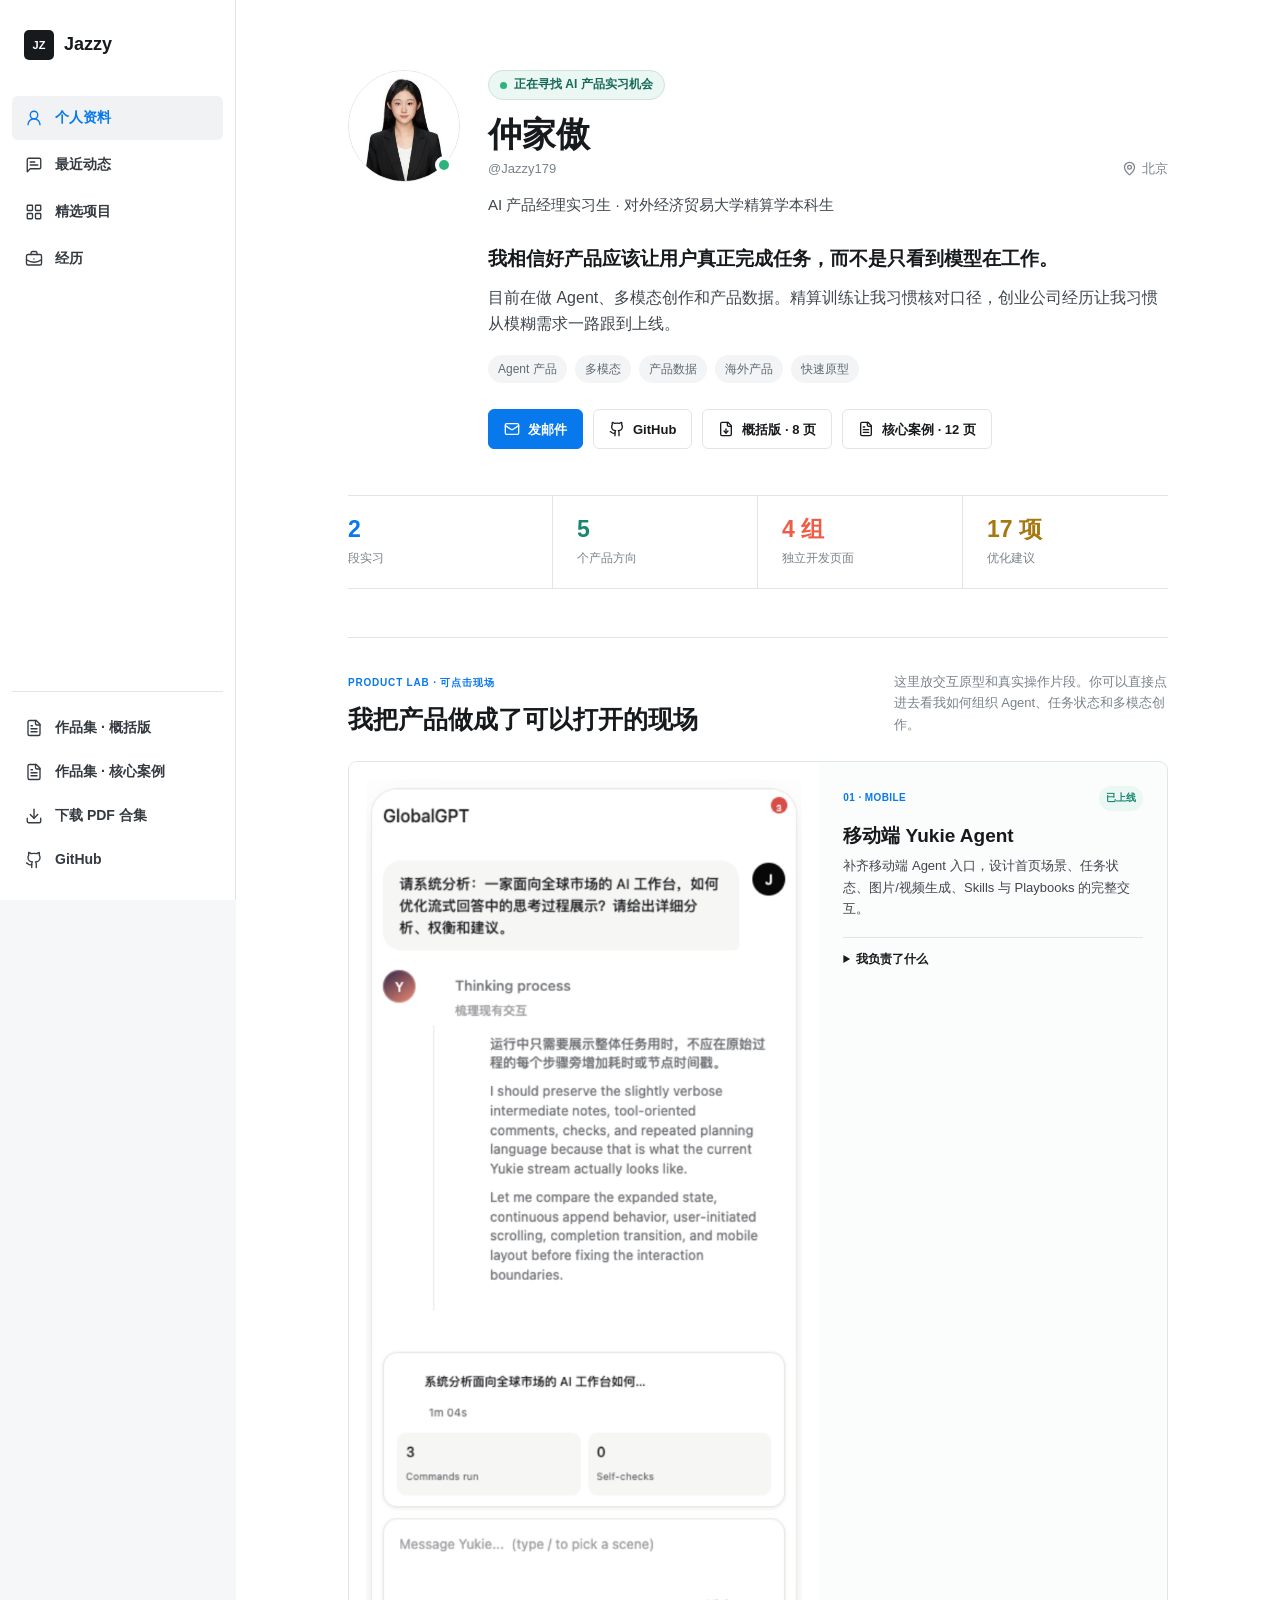
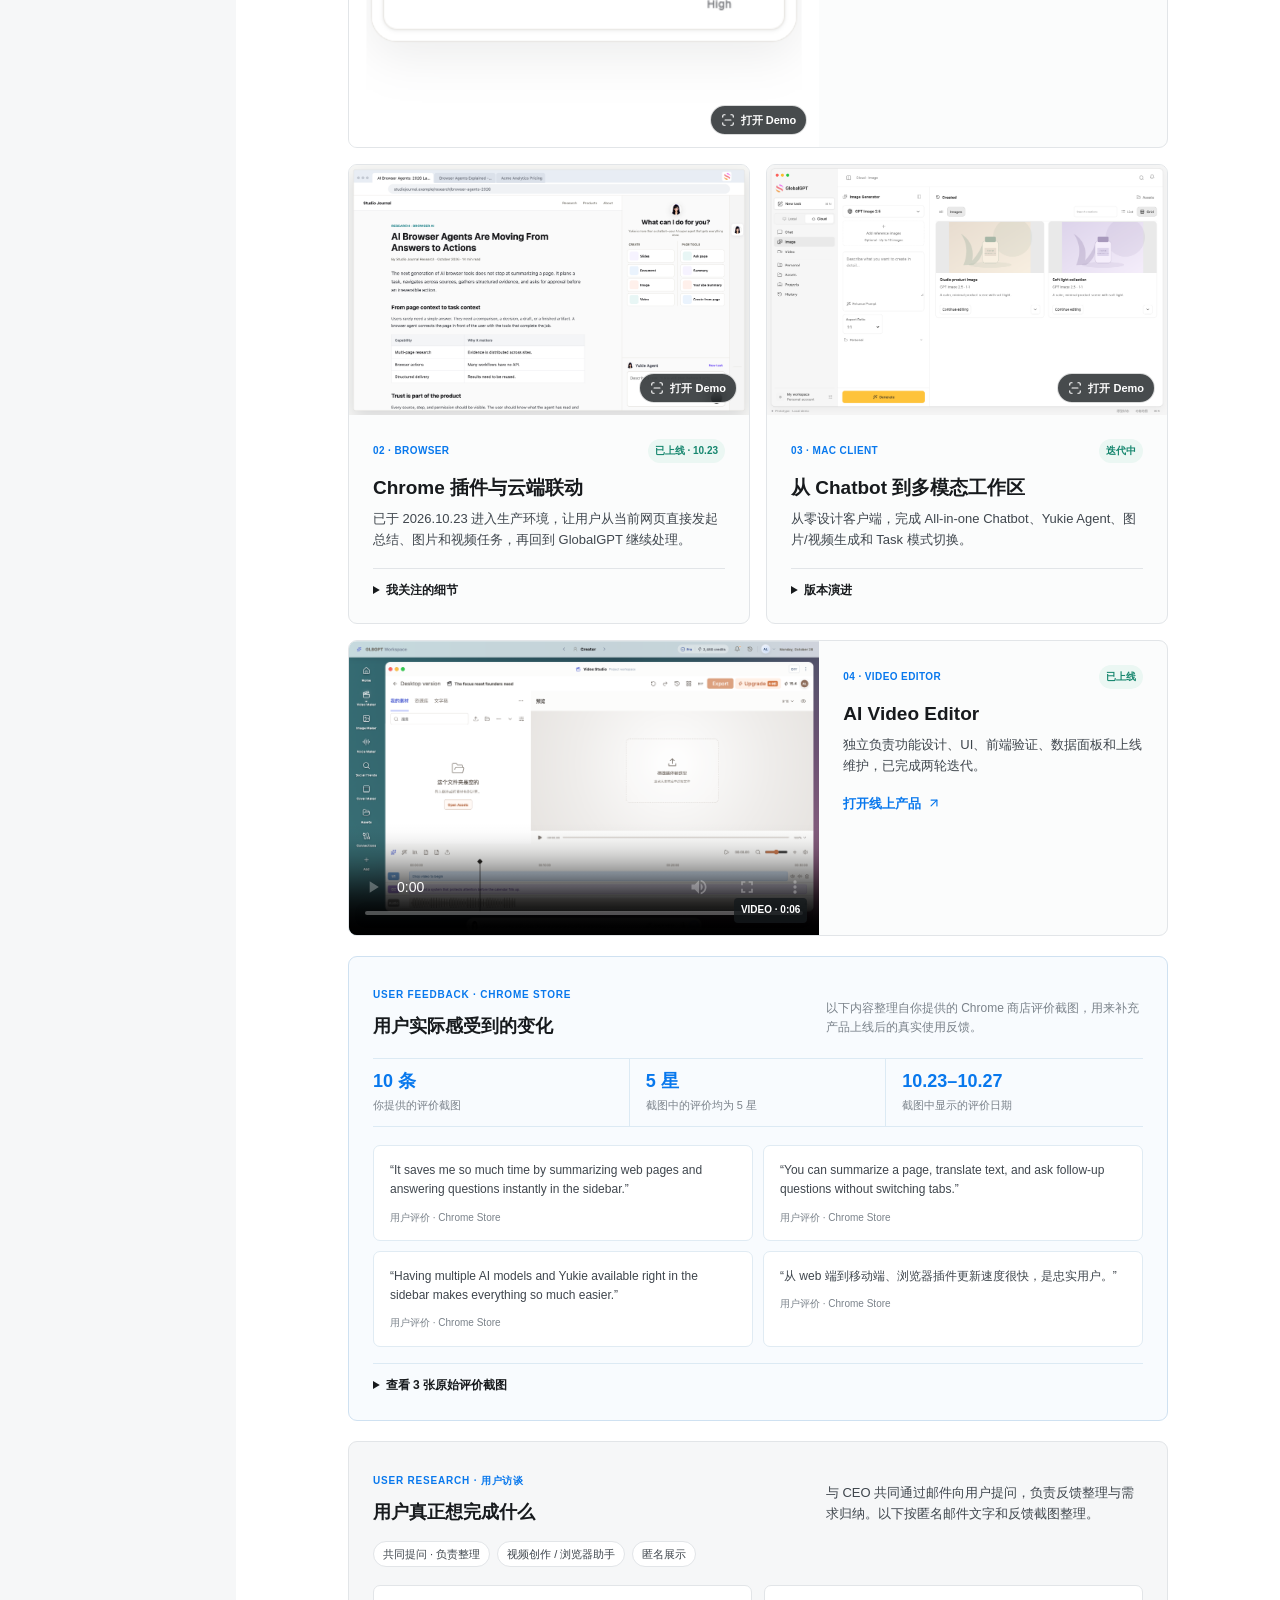
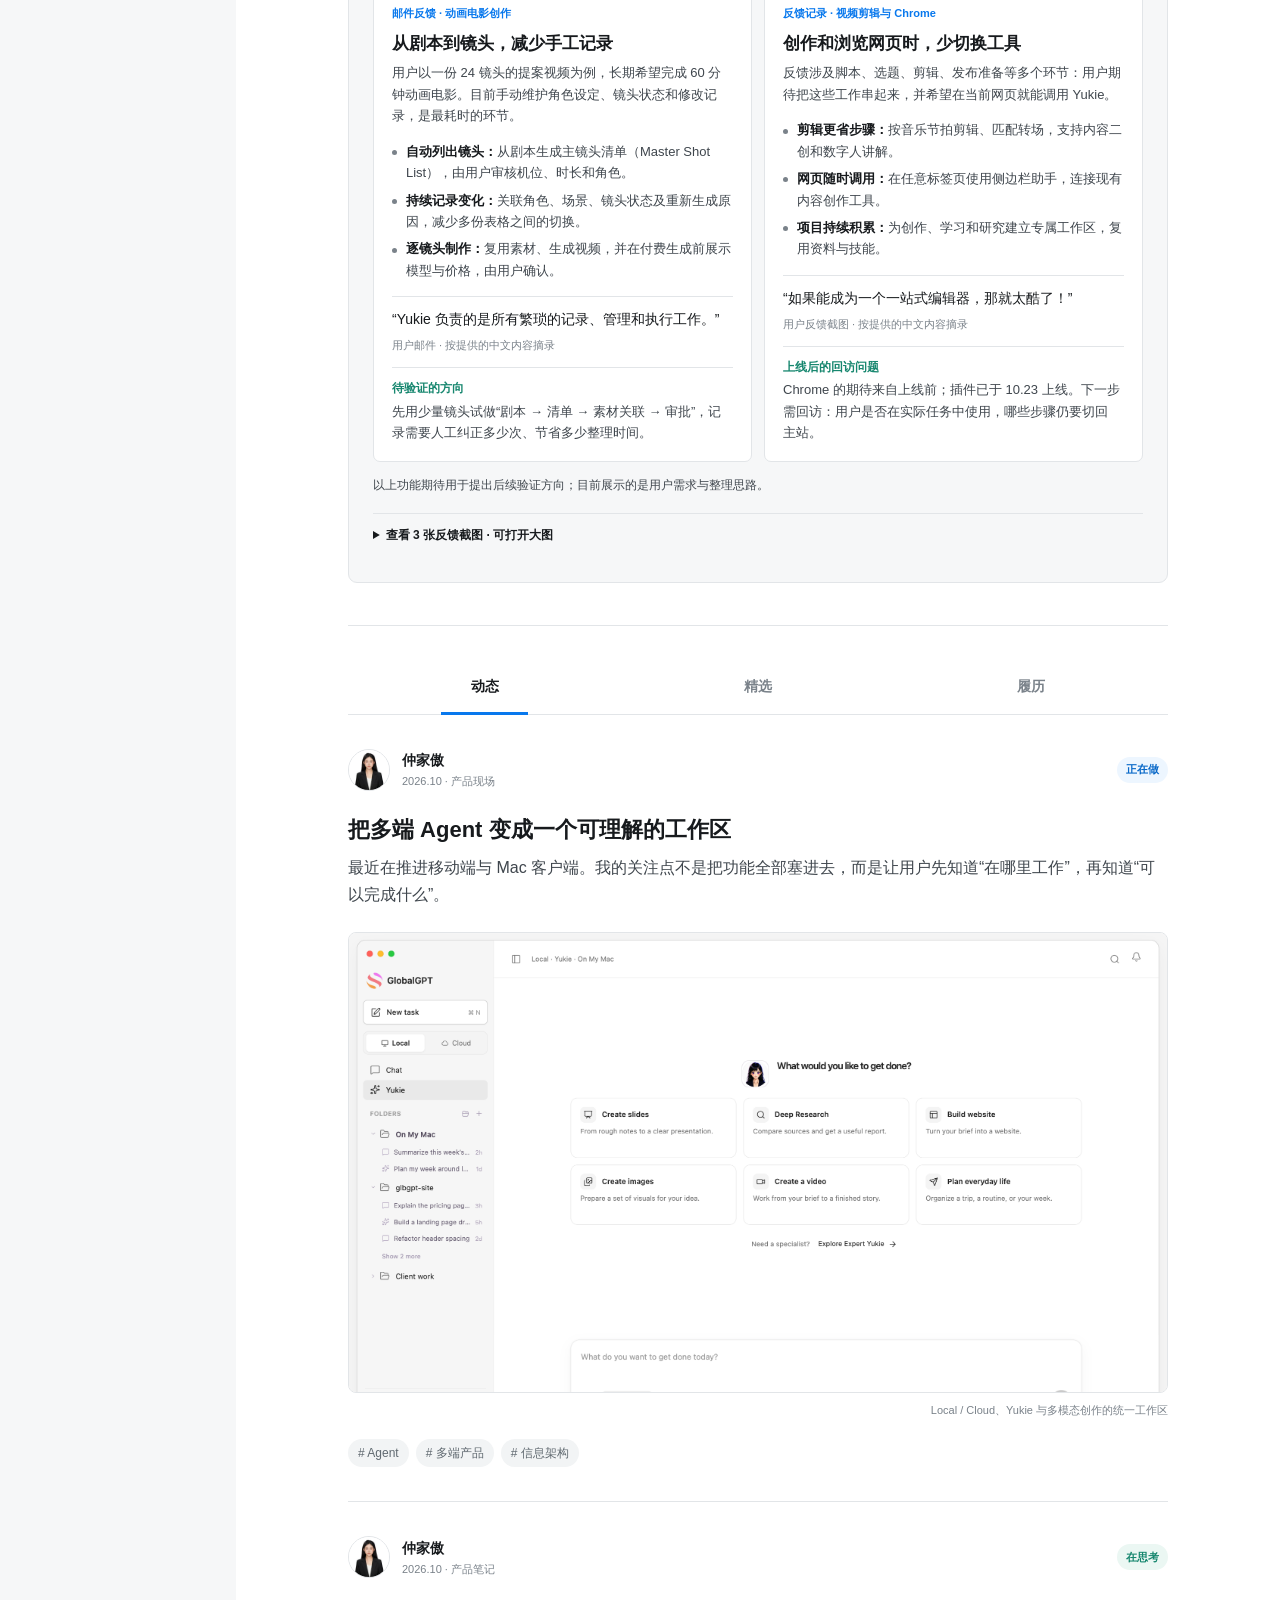
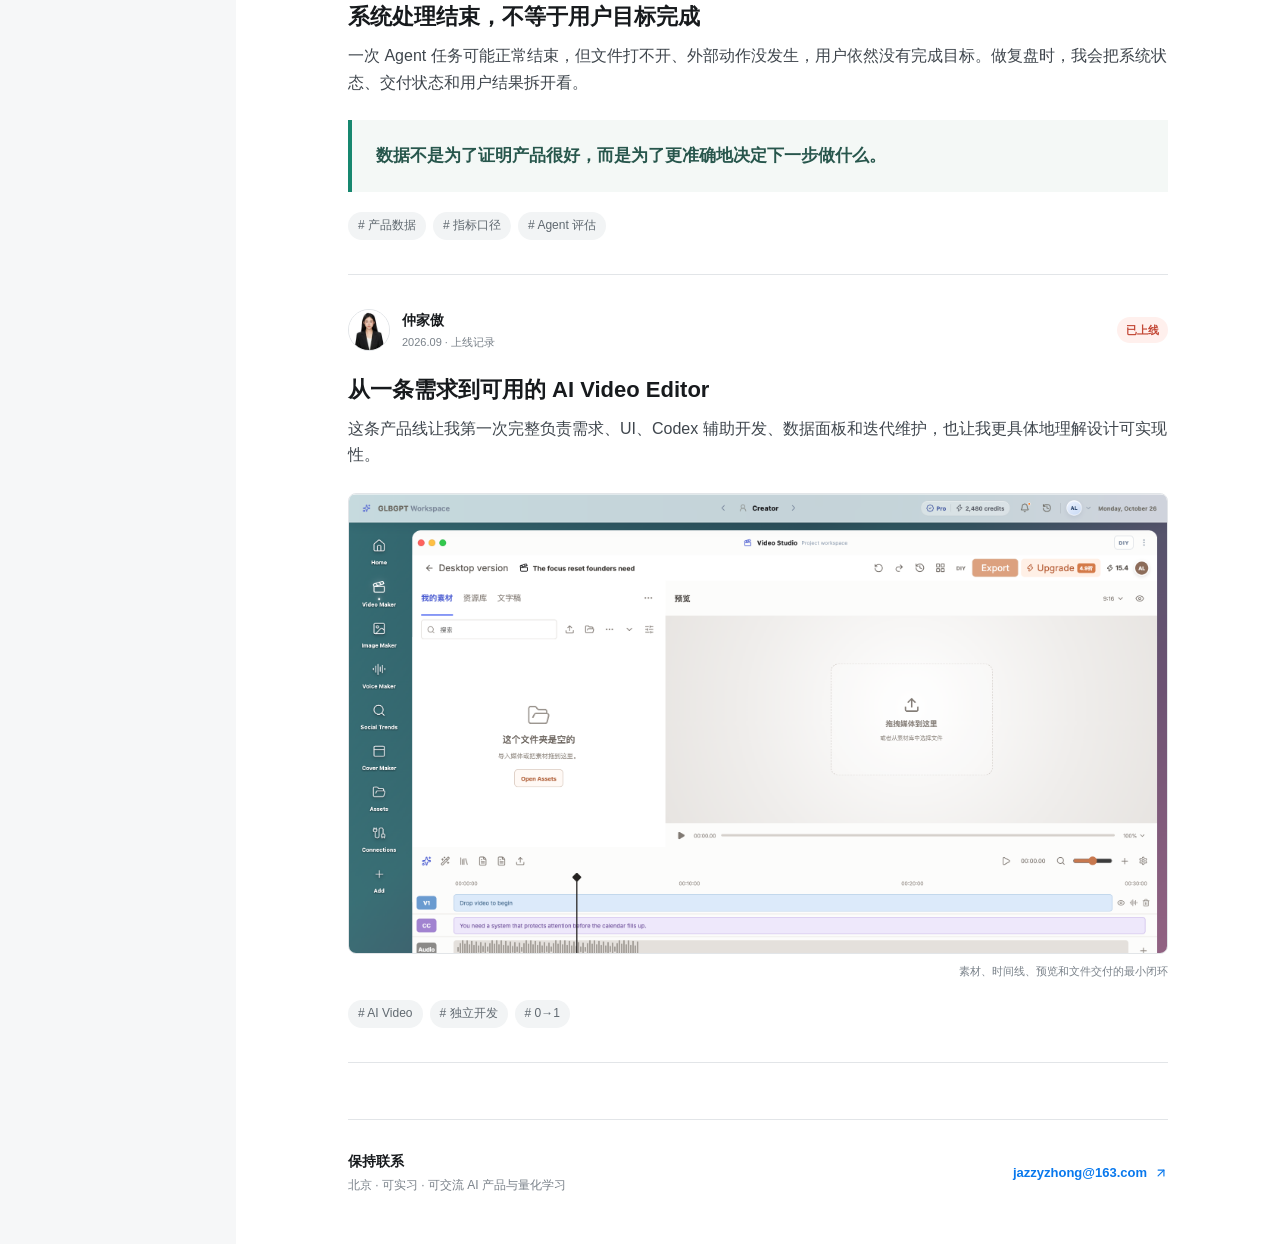
<file: index.html>
<!doctype html>
<html lang="zh-CN">
<head>
  <meta charset="utf-8">
  <meta name="viewport" content="width=device-width, initial-scale=1">
  <meta name="description" content="仲家傲的个人主页：精算学本科生、AI 产品经理实习生，关注 Agent、多模态和产品数据。">
  <meta name="theme-color" content="#ffffff">
  <link rel="canonical" href="https://jazzy179.github.io/">
  <meta property="og:url" content="https://jazzy179.github.io/">
  <meta property="og:title" content="仲家傲｜AI 产品与个人主页">
  <meta property="og:description" content="Agent、多端体验与产品开发，查看仲家傲的项目与经历。">
  <title>仲家傲｜AI 产品与个人主页</title>
  <link rel="icon" href="profile.jpeg" type="image/jpeg">
  <link rel="stylesheet" href="styles.css">
</head>
<body>
  <a class="skip-link" href="#profile">跳到个人资料</a>

  <aside class="side-nav" aria-label="页面导航">
    <a class="side-brand" href="#profile" aria-label="仲家傲个人主页">
      <span>JZ</span>
      <b>Jazzy</b>
    </a>
    <nav>
      <a class="active" href="#profile">
        <i data-lucide="user-round" aria-hidden="true"></i>
        个人资料
      </a>
      <button type="button" data-open-tab="updates">
        <i data-lucide="message-square-text" aria-hidden="true"></i>
        最近动态
      </button>
      <button type="button" data-open-tab="projects">
        <i data-lucide="layout-grid" aria-hidden="true"></i>
        精选项目
      </button>
      <button type="button" data-open-tab="experience">
        <i data-lucide="briefcase-business" aria-hidden="true"></i>
        经历
      </button>
    </nav>
    <div class="side-bottom">
      <a href="portfolio.pdf" target="_blank">
        <i data-lucide="file-text" aria-hidden="true"></i>
        作品集 · 概括版
      </a>
      <a href="portfolio-core-cases-v19.1.pdf" target="_blank">
        <i data-lucide="file-text" aria-hidden="true"></i>
        作品集 · 核心案例
      </a>
      <a href="portfolio-v19.1.zip" download>
        <i data-lucide="download" aria-hidden="true"></i>
        下载 PDF 合集
      </a>
      <a href="https://github.com/Jazzy179" target="_blank" rel="noreferrer">
        <i data-lucide="github" aria-hidden="true"></i>
        GitHub
      </a>
    </div>
  </aside>

  <header class="mobile-bar">
    <a class="mobile-brand" href="#profile"><span>JZ</span><b>仲家傲</b></a>
    <div>
      <a class="icon-button" href="https://github.com/Jazzy179" target="_blank" rel="noreferrer" aria-label="打开 GitHub">
        <i data-lucide="github" aria-hidden="true"></i>
      </a>
      <a class="icon-button" href="portfolio.pdf" target="_blank" aria-label="打开概括版作品集（8 页）">
        <i data-lucide="file-text" aria-hidden="true"></i>
      </a>
    </div>
  </header>

  <main>
    <div class="profile-shell" id="profile">
      <header class="profile-head">
        <div class="avatar-wrap">
          <img src="profile.jpeg" alt="仲家傲证件照">
          <span class="status-dot" aria-hidden="true"></span>
        </div>
        <div class="profile-intro">
          <div class="availability"><span></span>正在寻找 AI 产品实习机会</div>
          <div class="name-line">
            <div>
              <h1>仲家傲</h1>
              <p>@Jazzy179</p>
            </div>
            <span class="location"><i data-lucide="map-pin" aria-hidden="true"></i>北京</span>
          </div>
          <p class="role">AI 产品经理实习生 · 对外经济贸易大学精算学本科生</p>
        </div>
      </header>

      <section class="bio" aria-label="个人介绍">
        <p class="bio-lead">我相信好产品应该让用户真正完成任务，而不是只看到模型在工作。</p>
        <p>目前在做 Agent、多模态创作和产品数据。精算训练让我习惯核对口径，创业公司经历让我习惯从模糊需求一路跟到上线。</p>
        <div class="tag-list" aria-label="关注方向">
          <span>Agent 产品</span>
          <span>多模态</span>
          <span>产品数据</span>
          <span>海外产品</span>
          <span>快速原型</span>
        </div>
      </section>

      <div class="profile-actions">
        <a class="primary-action" href="mailto:jazzyzhong@163.com">
          <i data-lucide="mail" aria-hidden="true"></i>
          发邮件
        </a>
        <a class="secondary-action" href="https://github.com/Jazzy179" target="_blank" rel="noreferrer">
          <i data-lucide="github" aria-hidden="true"></i>
          GitHub
        </a>
        <a class="secondary-action" href="portfolio.pdf" target="_blank">
          <i data-lucide="file-down" aria-hidden="true"></i>
          概括版 · 8 页
        </a>
        <a class="secondary-action" href="portfolio-core-cases-v19.1.pdf" target="_blank">
          <i data-lucide="file-text" aria-hidden="true"></i>
          核心案例 · 12 页
        </a>
      </div>

      <section class="profile-stats" aria-label="经历概览">
        <div><strong>2</strong><span>段实习</span></div>
        <div><strong>5</strong><span>个产品方向</span></div>
        <div><strong>4 组</strong><span>独立开发页面</span></div>
        <div><strong>17 项</strong><span>优化建议</span></div>
      </section>

      <section class="product-lab" aria-labelledby="product-lab-title">
        <div class="product-lab-heading">
          <div>
            <span class="section-label">PRODUCT LAB · 可点击现场</span>
            <h2 id="product-lab-title">我把产品做成了可以打开的现场</h2>
          </div>
          <p>这里放交互原型和真实操作片段。你可以直接点进去看我如何组织 Agent、任务状态和多模态创作。</p>
        </div>

        <div class="lab-grid">
          <article class="lab-card lab-card-wide">
            <a class="lab-visual" href="yukie-mobile.html" target="_blank" aria-label="打开移动端 Yukie 交互 Demo">
              <img src="mobile-agent.png" alt="移动端 Yukie Agent 首页交互原型">
              <span class="lab-open"><i data-lucide="scan-line" aria-hidden="true"></i>打开 Demo</span>
            </a>
            <div class="lab-copy">
              <div class="lab-meta"><span>01 · MOBILE</span><b>已上线</b></div>
              <h3>移动端 Yukie Agent</h3>
              <p>补齐移动端 Agent 入口，设计首页场景、任务状态、图片/视频生成、Skills 与 Playbooks 的完整交互。</p>
              <details>
                <summary>我负责了什么</summary>
                <p>从信息架构、功能排布到交互状态和研发跟进，独立完成方案并推动上线。</p>
              </details>
            </div>
          </article>

          <article class="lab-card">
            <a class="lab-visual" href="yukie-browser.html" target="_blank" aria-label="打开 Chrome 插件 Yukie 交互 Demo">
              <img src="chrome-extension.png" alt="Yukie Chrome 浏览器插件交互原型">
              <span class="lab-open"><i data-lucide="scan-line" aria-hidden="true"></i>打开 Demo</span>
            </a>
            <div class="lab-copy">
              <div class="lab-meta"><span>02 · BROWSER</span><b>已上线 · 10.23</b></div>
              <h3>Chrome 插件与云端联动</h3>
              <p>已于 2026.10.23 进入生产环境，让用户从当前网页直接发起总结、图片和视频任务，再回到 GlobalGPT 继续处理。</p>
              <details>
                <summary>我关注的细节</summary>
                <p>页面上下文提示、授权状态、生成中的状态反馈和回到主站的交付路径。</p>
              </details>
            </div>
          </article>

          <article class="lab-card">
            <a class="lab-visual" href="mac-client-v2.html" target="_blank" aria-label="打开 Mac 客户端交互 Demo">
              <img src="client-create.png" alt="GlobalGPT Mac 客户端 Yukie 工作区原型">
              <span class="lab-open"><i data-lucide="scan-line" aria-hidden="true"></i>打开 Demo</span>
            </a>
            <div class="lab-copy">
              <div class="lab-meta"><span>03 · MAC CLIENT</span><b>迭代中</b></div>
              <h3>从 Chatbot 到多模态工作区</h3>
              <p>从零设计客户端，完成 All-in-one Chatbot、Yukie Agent、图片/视频生成和 Task 模式切换。</p>
              <details>
                <summary>版本演进</summary>
                <p>第一版建立客户端骨架，第二版加入 Agent 与多模态能力，并继续优化 Connector 和任务路径。</p>
              </details>
            </div>
          </article>

          <article class="lab-card lab-card-video">
            <div class="lab-video-wrap">
              <video controls preload="metadata" poster="video-editor.png">
                <source src="video-editor-demo.mp4" type="video/mp4">
                当前浏览器不支持视频播放。
              </video>
              <span class="video-duration">VIDEO · 0:06</span>
            </div>
            <div class="lab-copy">
              <div class="lab-meta"><span>04 · VIDEO EDITOR</span><b>已上线</b></div>
              <h3>AI Video Editor</h3>
              <p>独立负责功能设计、UI、前端验证、数据面板和上线维护，已完成两轮迭代。</p>
              <a class="lab-link" href="https://www.glbgpt.com/video-edit" target="_blank" rel="noreferrer">打开线上产品<i data-lucide="arrow-up-right" aria-hidden="true"></i></a>
            </div>
          </article>
        </div>

        <aside class="feedback-panel" aria-labelledby="chrome-feedback-title">
          <div class="feedback-heading">
            <div>
              <span class="section-label">USER FEEDBACK · CHROME STORE</span>
              <h3 id="chrome-feedback-title">用户实际感受到的变化</h3>
            </div>
            <p>以下内容整理自你提供的 Chrome 商店评价截图，用来补充产品上线后的真实使用反馈。</p>
          </div>
          <div class="feedback-summary" aria-label="Chrome 商店评价概览">
            <div><strong>10 条</strong><span>你提供的评价截图</span></div>
            <div><strong>5 星</strong><span>截图中的评价均为 5 星</span></div>
            <div><strong>10.23–10.27</strong><span>截图中显示的评价日期</span></div>
          </div>
          <div class="feedback-quotes">
            <blockquote>
              <p>“It saves me so much time by summarizing web pages and answering questions instantly in the sidebar.”</p>
              <cite>用户评价 · Chrome Store</cite>
            </blockquote>
            <blockquote>
              <p>“You can summarize a page, translate text, and ask follow-up questions without switching tabs.”</p>
              <cite>用户评价 · Chrome Store</cite>
            </blockquote>
            <blockquote>
              <p>“Having multiple AI models and Yukie available right in the sidebar makes everything so much easier.”</p>
              <cite>用户评价 · Chrome Store</cite>
            </blockquote>
            <blockquote>
              <p>“从 web 端到移动端、浏览器插件更新速度很快，是忠实用户。”</p>
              <cite>用户评价 · Chrome Store</cite>
            </blockquote>
          </div>
          <details class="feedback-evidence">
            <summary>查看 3 张原始评价截图</summary>
            <div class="feedback-evidence-grid">
              <figure><img src="chrome-review-01.png" alt="Chrome 商店评价截图一"><figcaption>评价截图 01</figcaption></figure>
              <figure><img src="chrome-review-02.png" alt="Chrome 商店评价截图二"><figcaption>评价截图 02</figcaption></figure>
              <figure><img src="chrome-review-03.png" alt="Chrome 商店评价截图三"><figcaption>评价截图 03</figcaption></figure>
            </div>
          </details>
        </aside>

        <section class="interview-panel" id="user-research" aria-labelledby="interview-title">
          <div class="interview-heading">
            <div>
              <span class="section-label">USER RESEARCH · 用户访谈</span>
              <h3 id="interview-title">用户真正想完成什么</h3>
            </div>
            <p>与 CEO 共同通过邮件向用户提问，负责反馈整理与需求归纳。以下按匿名邮件文字和反馈截图整理。</p>
          </div>
          <div class="interview-meta" aria-label="用户访谈信息">
            <span>共同提问 · 负责整理</span>
            <span>视频创作 / 浏览器助手</span>
            <span>匿名展示</span>
          </div>
          <div class="interview-grid">
            <article class="interview-card">
              <div class="interview-kicker">邮件反馈 · 动画电影创作</div>
              <h4>从剧本到镜头，减少手工记录</h4>
              <p>用户以一份 24 镜头的提案视频为例，长期希望完成 60 分钟动画电影。目前手动维护角色设定、镜头状态和修改记录，是最耗时的环节。</p>
              <ul class="interview-signals">
                <li><b>自动列出镜头：</b>从剧本生成主镜头清单（Master Shot List），由用户审核机位、时长和角色。</li>
                <li><b>持续记录变化：</b>关联角色、场景、镜头状态及重新生成原因，减少多份表格之间的切换。</li>
                <li><b>逐镜头制作：</b>复用素材、生成视频，并在付费生成前展示模型与价格，由用户确认。</li>
              </ul>
              <blockquote>“Yukie 负责的是所有繁琐的记录、管理和执行工作。”<cite>用户邮件 · 按提供的中文内容摘录</cite></blockquote>
              <div class="interview-implication"><b>待验证的方向</b><span>先用少量镜头试做“剧本 → 清单 → 素材关联 → 审批”，记录需要人工纠正多少次、节省多少整理时间。</span></div>
            </article>

            <article class="interview-card">
              <div class="interview-kicker">反馈记录 · 视频剪辑与 Chrome</div>
              <h4>创作和浏览网页时，少切换工具</h4>
              <p>反馈涉及脚本、选题、剪辑、发布准备等多个环节：用户期待把这些工作串起来，并希望在当前网页就能调用 Yukie。</p>
              <ul class="interview-signals">
                <li><b>剪辑更省步骤：</b>按音乐节拍剪辑、匹配转场，支持内容二创和数字人讲解。</li>
                <li><b>网页随时调用：</b>在任意标签页使用侧边栏助手，连接现有内容创作工具。</li>
                <li><b>项目持续积累：</b>为创作、学习和研究建立专属工作区，复用资料与技能。</li>
              </ul>
              <blockquote>“如果能成为一个一站式编辑器，那就太酷了！”<cite>用户反馈截图 · 按提供的中文内容摘录</cite></blockquote>
              <div class="interview-implication"><b>上线后的回访问题</b><span>Chrome 的期待来自上线前；插件已于 10.23 上线。下一步需回访：用户是否在实际任务中使用，哪些步骤仍要切回主站。</span></div>
            </article>
          </div>
          <p class="interview-note">以上功能期待用于提出后续验证方向；目前展示的是用户需求与整理思路。</p>
          <details class="interview-evidence">
            <summary>查看 3 张反馈截图 · 可打开大图</summary>
            <div class="interview-evidence-grid">
              <figure><a href="video-interview-01.jpeg" target="_blank" rel="noopener" aria-label="打开反馈截图一大图：长视频、数字人和 Chrome"><img src="video-interview-01.jpeg" width="1626" height="1032" loading="lazy" alt="用户期待更低成本的长视频、数字人、Chrome 助手及第三方工具连接"></a><figcaption>截图 01 · 长视频、数字人和 Chrome</figcaption></figure>
              <figure><a href="video-interview-02.jpeg" target="_blank" rel="noopener" aria-label="打开反馈截图二大图：Video Editor 功能期待"><img src="video-interview-02.jpeg" width="1532" height="622" loading="lazy" alt="用户期待暗色模式、按节拍剪辑、转场和数字人功能"></a><figcaption>截图 02 · Video Editor 功能期待</figcaption></figure>
              <figure><a href="video-interview-03.jpeg" target="_blank" rel="noopener" aria-label="打开反馈截图三大图：一站式编辑器和项目智能体"><img src="video-interview-03.jpeg" width="1400" height="998" loading="lazy" alt="用户期待内容二创、一站式编辑器以及项目专属智能体"></a><figcaption>截图 03 · 一站式编辑器和项目智能体</figcaption></figure>
            </div>
          </details>
        </section>
      </section>

      <section class="profile-content" aria-label="个人内容">
        <div class="content-tabs" role="tablist" aria-label="查看不同内容">
          <button id="tab-updates" class="active" role="tab" aria-selected="true" aria-controls="panel-updates" data-tab="updates">动态</button>
          <button id="tab-projects" role="tab" aria-selected="false" aria-controls="panel-projects" data-tab="projects" tabindex="-1">精选</button>
          <button id="tab-experience" role="tab" aria-selected="false" aria-controls="panel-experience" data-tab="experience" tabindex="-1">履历</button>
        </div>

        <div class="tab-panel" id="panel-updates" role="tabpanel" aria-labelledby="tab-updates">
          <article class="update-item">
            <header>
              <img src="profile.jpeg" alt="">
              <div><b>仲家傲</b><span>2026.10 · 产品现场</span></div>
              <span class="update-type">正在做</span>
            </header>
            <h2>把多端 Agent 变成一个可理解的工作区</h2>
            <p>最近在推进移动端与 Mac 客户端。我的关注点不是把功能全部塞进去，而是让用户先知道“在哪里工作”，再知道“可以完成什么”。</p>
            <figure>
              <img src="hero-agent.png" alt="新版 Mac 客户端 Yukie 工作区脱敏原型">
              <figcaption>Local / Cloud、Yukie 与多模态创作的统一工作区</figcaption>
            </figure>
            <footer><span># Agent</span><span># 多端产品</span><span># 信息架构</span></footer>
          </article>

          <article class="update-item text-post">
            <header>
              <img src="profile.jpeg" alt="">
              <div><b>仲家傲</b><span>2026.10 · 产品笔记</span></div>
              <span class="update-type green">在思考</span>
            </header>
            <h2>系统处理结束，不等于用户目标完成</h2>
            <p>一次 Agent 任务可能正常结束，但文件打不开、外部动作没发生，用户依然没有完成目标。做复盘时，我会把系统状态、交付状态和用户结果拆开看。</p>
            <blockquote>数据不是为了证明产品很好，而是为了更准确地决定下一步做什么。</blockquote>
            <footer><span># 产品数据</span><span># 指标口径</span><span># Agent 评估</span></footer>
          </article>

          <article class="update-item">
            <header>
              <img src="profile.jpeg" alt="">
              <div><b>仲家傲</b><span>2026.09 · 上线记录</span></div>
              <span class="update-type coral">已上线</span>
            </header>
            <h2>从一条需求到可用的 AI Video Editor</h2>
            <p>这条产品线让我第一次完整负责需求、UI、Codex 辅助开发、数据面板和迭代维护，也让我更具体地理解设计可实现性。</p>
            <figure>
              <img src="video-editor.png" alt="AI Video Editor 脱敏交互原型">
              <figcaption>素材、时间线、预览和文件交付的最小闭环</figcaption>
            </figure>
            <footer><span># AI Video</span><span># 独立开发</span><span># 0→1</span></footer>
          </article>
        </div>

        <div class="tab-panel" id="panel-projects" role="tabpanel" aria-labelledby="tab-projects" hidden>
          <article class="project-item">
            <img src="hero-agent.png" alt="Mac 客户端 Agent 工作区">
            <div>
              <span>PRODUCT DESIGN · 2026</span>
              <h2>多端 Agent 与 Mac 工作区</h2>
              <p>移动端补齐 Agent，Mac 客户端从零搭建，并完成两版信息架构与多模态交互设计。</p>
              <a href="mac-client.html" target="_blank">体验交互 Demo<i data-lucide="arrow-up-right" aria-hidden="true"></i></a>
            </div>
          </article>
          <article class="project-item">
            <img src="mobile-agent.png" alt="移动端 Yukie Agent 交互原型">
            <div>
              <span>PRODUCT DESIGN · 2026</span>
              <h2>移动端 Yukie Agent</h2>
              <p>从移动端首页、场景化入口到图片/视频生成、Skills 和 Playbooks，完整设计 Agent 使用路径并推动上线。</p>
              <a href="yukie-mobile.html" target="_blank">体验移动端 Demo<i data-lucide="arrow-up-right" aria-hidden="true"></i></a>
            </div>
          </article>
          <article class="project-item">
            <img src="chrome-extension.png" alt="Yukie Chrome 浏览器插件交互原型">
            <div>
              <span>PRODUCT + BUILD · 2026</span>
              <h2>Chrome 插件与云端联动</h2>
              <p>从网页上下文触发总结、图片和视频任务，设计授权、生成状态和回到主站的交付路径，并于 10 月 23 日进入生产环境。</p>
              <a href="yukie-browser.html" target="_blank">体验 Chrome Demo<i data-lucide="arrow-up-right" aria-hidden="true"></i></a>
            </div>
          </article>
          <article class="project-item">
            <img src="video-editor.png" alt="AI Video Editor 脱敏原型">
            <div>
              <span>PRODUCT + BUILD · 2026</span>
              <h2>AI Video Editor</h2>
              <p>独立负责功能、UI、前端验证、数据分析和上线维护，完成两轮迭代。</p>
              <a href="https://www.glbgpt.com/video-edit" target="_blank" rel="noreferrer">查看公开产品<i data-lucide="arrow-up-right" aria-hidden="true"></i></a>
            </div>
          </article>
          <article class="project-item">
            <img src="mobile-data-report.png" alt="移动端 Agent 数据复盘报告">
            <div>
              <span>PRODUCT ANALYTICS · 2026</span>
              <h2>移动端 Agent 上线复盘</h2>
              <p>用 PostHog 与业务数据库定位开始使用、保存、授权和处理状态，不混淆系统结束与用户成功。</p>
              <a href="portfolio-core-cases-v19.1.pdf" target="_blank">在核心案例版中查看复盘<i data-lucide="arrow-up-right" aria-hidden="true"></i></a>
            </div>
          </article>
        </div>

        <div class="tab-panel" id="panel-experience" role="tabpanel" aria-labelledby="tab-experience" hidden>
          <div class="timeline">
            <article>
              <time>2026.08 — 至今</time>
              <div>
                <span>AI PRODUCT</span>
                <h2>焱法科技 · AI 产品经理实习</h2>
                <p>负责 Agent、多模态创作、Chrome 插件、数据复盘和前端验证，跟进需求到上线后的持续迭代。</p>
              </div>
            </article>
            <article>
              <time>2025.12 — 2026.08</time>
              <div>
                <span>INDUSTRY RESEARCH</span>
                <h2>华福证券研究所电子组 · 行业研究实习</h2>
                <p>参与电子行业与公司研究，训练信息搜集、证据核对和结构化表达能力。</p>
              </div>
            </article>
            <article>
              <time>2024 — 至今</time>
              <div>
                <span>EDUCATION</span>
                <h2>对外经济贸易大学 · 精算学</h2>
                <p>GPA 3.82 / 4.00。课程覆盖线性代数、时间序列、随机过程与统计分析。</p>
              </div>
            </article>
          </div>
          <section class="currently-learning">
            <div>
              <i data-lucide="book-open-check" aria-hidden="true"></i>
              <span>最近在补</span>
            </div>
            <p>Python 数据处理、金融数据清洗、因子研究和回测方法。目标是完成一份可以公开展示的量化研究项目。</p>
          </section>
        </div>
      </section>

      <footer class="profile-footer">
        <div>
          <b>保持联系</b>
          <span>北京 · 可实习 · 可交流 AI 产品与量化学习</span>
        </div>
        <a href="mailto:jazzyzhong@163.com">jazzyzhong@163.com<i data-lucide="arrow-up-right" aria-hidden="true"></i></a>
      </footer>
    </div>
  </main>

  <script src="lucide.min.js"></script>
  <script src="script.js"></script>
</body>
</html>
</file>
<file: styles.css>
:root {
  --bg: #f6f7f8;
  --surface: #ffffff;
  --ink: #171a1d;
  --text: #3f464d;
  --muted: #7a828a;
  --line: #e2e5e8;
  --blue: #0878ed;
  --blue-soft: #edf6ff;
  --green: #17876f;
  --green-soft: #ebf7f3;
  --coral: #ef5d47;
  --coral-soft: #fff0ed;
  --yellow: #e8b431;
  --rail: 236px;
  --content: 820px;
}

* {
  box-sizing: border-box;
}

html {
  scroll-behavior: smooth;
}

body {
  margin: 0;
  background: var(--bg);
  color: var(--ink);
  font-family: -apple-system, BlinkMacSystemFont, "Segoe UI", "PingFang SC", "Hiragino Sans GB", "Microsoft YaHei", sans-serif;
  font-size: 16px;
  line-height: 1.65;
  letter-spacing: 0;
  -webkit-font-smoothing: antialiased;
}

button,
a {
  font: inherit;
}

button {
  color: inherit;
}

a {
  color: inherit;
  text-decoration: none;
}

img {
  display: block;
  max-width: 100%;
}

:focus-visible {
  outline: 3px solid #82bbf5;
  outline-offset: 3px;
}

.skip-link {
  position: fixed;
  left: 16px;
  top: -70px;
  z-index: 200;
  padding: 9px 12px;
  background: var(--surface);
  border: 1px solid var(--line);
}

.skip-link:focus {
  top: 12px;
}

.side-nav {
  position: fixed;
  inset: 0 auto 0 0;
  z-index: 50;
  width: var(--rail);
  display: flex;
  flex-direction: column;
  padding: 18px 12px;
  background: var(--surface);
  border-right: 1px solid var(--line);
}

.side-brand {
  height: 54px;
  display: flex;
  align-items: center;
  gap: 10px;
  padding: 0 12px;
}

.side-brand span,
.mobile-brand span {
  width: 30px;
  height: 30px;
  display: grid;
  place-items: center;
  background: var(--ink);
  color: var(--surface);
  border-radius: 5px;
  font-size: 11px;
  font-weight: 760;
}

.side-brand b {
  font-size: 18px;
}

.side-nav nav {
  display: flex;
  flex-direction: column;
  gap: 3px;
  margin-top: 24px;
}

.side-nav nav a,
.side-nav nav button,
.side-bottom a {
  width: 100%;
  min-height: 44px;
  display: flex;
  align-items: center;
  gap: 12px;
  padding: 0 13px;
  border: 0;
  border-radius: 6px;
  background: transparent;
  color: #343a40;
  font-size: 14px;
  font-weight: 600;
  text-align: left;
  cursor: pointer;
}

.side-nav nav a:hover,
.side-nav nav button:hover,
.side-bottom a:hover,
.side-nav nav .active {
  background: #f0f2f4;
  color: var(--blue);
}

.side-nav svg {
  width: 18px;
  height: 18px;
  stroke-width: 1.8;
}

.side-bottom {
  margin-top: auto;
  padding-top: 14px;
  border-top: 1px solid var(--line);
}

.mobile-bar {
  display: none;
}

main {
  min-height: 100vh;
  margin-left: var(--rail);
  background: var(--surface);
}

.profile-shell {
  width: min(var(--content), calc(100% - 64px));
  margin: 0 auto;
  padding: 70px 0 48px;
}

.profile-head {
  display: grid;
  grid-template-columns: 112px minmax(0, 1fr);
  gap: 28px;
  align-items: start;
}

.avatar-wrap {
  position: relative;
  width: 112px;
}

.avatar-wrap img {
  width: 112px;
  height: 112px;
  border-radius: 50%;
  object-fit: cover;
  object-position: center top;
  border: 1px solid var(--line);
}

.status-dot {
  position: absolute;
  right: 7px;
  bottom: 8px;
  width: 18px;
  height: 18px;
  border-radius: 50%;
  background: #2db47d;
  border: 4px solid var(--surface);
}

.availability {
  width: fit-content;
  display: inline-flex;
  align-items: center;
  gap: 7px;
  min-height: 30px;
  padding: 0 11px;
  border: 1px solid #cfe3da;
  border-radius: 999px;
  background: var(--green-soft);
  color: #176a59;
  font-size: 12px;
  font-weight: 650;
}

.availability span {
  width: 7px;
  height: 7px;
  border-radius: 50%;
  background: #2db47d;
}

.name-line {
  display: flex;
  align-items: flex-end;
  justify-content: space-between;
  gap: 20px;
  margin-top: 14px;
}

.name-line h1 {
  margin: 0;
  font-size: 34px;
  line-height: 1.18;
  letter-spacing: 0;
}

.name-line p {
  margin: 4px 0 0;
  color: var(--muted);
  font-size: 13px;
}

.location {
  display: inline-flex;
  align-items: center;
  gap: 5px;
  color: var(--muted);
  font-size: 13px;
}

.location svg {
  width: 15px;
  height: 15px;
}

.role {
  margin: 13px 0 0;
  color: var(--text);
  font-size: 15px;
}

.bio {
  margin-left: 140px;
  padding: 26px 0 0;
}

.bio p {
  margin: 0;
  color: var(--text);
}

.bio p + p {
  margin-top: 10px;
}

.bio .bio-lead {
  color: var(--ink);
  font-size: 19px;
  font-weight: 650;
}

.tag-list {
  display: flex;
  flex-wrap: wrap;
  gap: 8px;
  margin-top: 18px;
}

.tag-list span,
.update-item footer span {
  display: inline-flex;
  align-items: center;
  min-height: 28px;
  padding: 0 10px;
  border-radius: 999px;
  background: #f2f4f5;
  color: #606970;
  font-size: 12px;
}

.profile-actions {
  display: flex;
  flex-wrap: wrap;
  gap: 10px;
  margin: 26px 0 0 140px;
}

.profile-actions a {
  min-height: 40px;
  display: inline-flex;
  align-items: center;
  justify-content: center;
  gap: 8px;
  padding: 0 15px;
  border: 1px solid var(--line);
  border-radius: 6px;
  font-size: 13px;
  font-weight: 680;
}

.profile-actions a svg {
  width: 16px;
  height: 16px;
}

.profile-actions .primary-action {
  border-color: var(--blue);
  background: var(--blue);
  color: var(--surface);
}

.profile-actions .primary-action:hover {
  background: #006ad4;
}

.profile-actions .secondary-action:hover {
  border-color: #aab1b7;
  background: #f8f9fa;
}

.profile-stats {
  display: grid;
  grid-template-columns: repeat(4, 1fr);
  margin-top: 46px;
  border-top: 1px solid var(--line);
  border-bottom: 1px solid var(--line);
}

.profile-stats div {
  min-height: 92px;
  display: flex;
  flex-direction: column;
  justify-content: center;
  padding: 14px 24px;
  border-right: 1px solid var(--line);
}

.profile-stats div:first-child {
  padding-left: 0;
}

.profile-stats div:last-child {
  border-right: 0;
}

.profile-stats strong {
  font-size: 23px;
  line-height: 1.2;
}

.profile-stats div:nth-child(1) strong {
  color: var(--blue);
}

.profile-stats div:nth-child(2) strong {
  color: var(--green);
}

.profile-stats div:nth-child(3) strong {
  color: var(--coral);
}

.profile-stats div:nth-child(4) strong {
  color: #a67910;
}

.profile-stats span {
  margin-top: 5px;
  color: var(--muted);
  font-size: 12px;
}

.product-lab {
  margin-top: 48px;
  padding: 30px 0 42px;
  border-top: 1px solid var(--line);
  border-bottom: 1px solid var(--line);
}

.product-lab-heading {
  display: grid;
  grid-template-columns: minmax(0, 1.3fr) minmax(240px, .7fr);
  gap: 36px;
  align-items: end;
}

.section-label {
  color: var(--blue);
  font-size: 10px;
  font-weight: 800;
  letter-spacing: .08em;
}

.product-lab-heading h2 {
  margin: 8px 0 0;
  font-size: 25px;
  line-height: 1.3;
}

.product-lab-heading > p {
  margin: 0;
  color: var(--muted);
  font-size: 13px;
}

.lab-grid {
  display: grid;
  grid-template-columns: repeat(2, minmax(0, 1fr));
  gap: 16px;
  margin-top: 26px;
}

.lab-card {
  overflow: hidden;
  border: 1px solid var(--line);
  border-radius: 9px;
  background: #fbfcfc;
}

.lab-card-wide,
.lab-card-video {
  grid-column: span 2;
  display: grid;
  grid-template-columns: minmax(0, 1.15fr) minmax(250px, .85fr);
}

.lab-visual,
.lab-video-wrap {
  position: relative;
  min-height: 210px;
  overflow: hidden;
  background: #edf1f2;
}

.lab-visual {
  display: block;
}

.lab-visual img {
  width: 100%;
  height: 100%;
  min-height: 210px;
  object-fit: cover;
  object-position: top center;
  transition: transform .35s ease;
}

.lab-visual:hover img {
  transform: scale(1.025);
}

.lab-open {
  position: absolute;
  right: 12px;
  bottom: 12px;
  display: inline-flex;
  align-items: center;
  gap: 6px;
  min-height: 30px;
  padding: 0 10px;
  border: 1px solid rgba(255, 255, 255, .8);
  border-radius: 999px;
  background: rgba(20, 25, 28, .78);
  color: #fff;
  font-size: 11px;
  font-weight: 700;
  backdrop-filter: blur(8px);
}

.lab-open svg {
  width: 14px;
  height: 14px;
}

.lab-copy {
  padding: 24px 24px 22px;
}

.lab-meta {
  display: flex;
  align-items: center;
  justify-content: space-between;
  gap: 10px;
  color: var(--blue);
  font-size: 10px;
  font-weight: 800;
  letter-spacing: .04em;
}

.lab-meta b {
  padding: 4px 7px;
  border-radius: 999px;
  background: var(--green-soft);
  color: var(--green);
  font-size: 10px;
  font-weight: 700;
  letter-spacing: 0;
}

.lab-copy h3 {
  margin: 12px 0 7px;
  font-size: 19px;
  line-height: 1.35;
}

.lab-copy > p {
  margin: 0;
  color: var(--text);
  font-size: 13px;
}

.lab-copy details {
  margin-top: 17px;
  border-top: 1px solid var(--line);
  color: var(--muted);
  font-size: 12px;
}

.lab-copy summary {
  padding-top: 12px;
  color: var(--ink);
  font-weight: 700;
  cursor: pointer;
}

.lab-copy details p {
  margin: 8px 0 0;
  color: var(--muted);
  font-size: 12px;
}

.lab-video-wrap video {
  display: block;
  width: 100%;
  height: 100%;
  min-height: 210px;
  object-fit: cover;
  background: #101617;
}

.video-duration {
  position: absolute;
  right: 12px;
  bottom: 12px;
  padding: 4px 7px;
  border-radius: 4px;
  background: rgba(20, 25, 28, .78);
  color: #fff;
  font-size: 10px;
  font-weight: 700;
}

.lab-link {
  display: inline-flex;
  align-items: center;
  gap: 6px;
  margin-top: 16px;
  color: var(--blue);
  font-size: 13px;
  font-weight: 700;
}

.lab-link svg {
  width: 14px;
  height: 14px;
}

.feedback-panel {
  margin-top: 20px;
  padding: 23px 24px 24px;
  border: 1px solid #cfe1f1;
  border-radius: 9px;
  background: #f8fbfe;
}

.feedback-heading {
  display: grid;
  grid-template-columns: minmax(0, 1fr) minmax(230px, .75fr);
  gap: 30px;
  align-items: end;
}

.feedback-heading h3 {
  margin: 8px 0 0;
  font-size: 18px;
  line-height: 1.35;
}

.feedback-heading > p {
  margin: 0;
  color: var(--muted);
  font-size: 12px;
}

.feedback-summary {
  display: grid;
  grid-template-columns: repeat(3, 1fr);
  margin-top: 20px;
  border-top: 1px solid #dceaf4;
  border-bottom: 1px solid #dceaf4;
}

.feedback-summary div {
  min-height: 67px;
  display: flex;
  flex-direction: column;
  justify-content: center;
  padding: 10px 16px;
  border-right: 1px solid #dceaf4;
}

.feedback-summary div:first-child {
  padding-left: 0;
}

.feedback-summary div:last-child {
  border-right: 0;
}

.feedback-summary strong {
  color: var(--blue);
  font-size: 18px;
  line-height: 1.2;
}

.feedback-summary span {
  margin-top: 4px;
  color: var(--muted);
  font-size: 11px;
}

.feedback-quotes {
  display: grid;
  grid-template-columns: repeat(2, minmax(0, 1fr));
  gap: 10px;
  margin-top: 18px;
}

.feedback-quotes blockquote {
  margin: 0;
  padding: 15px 16px 14px;
  border: 1px solid #e0ebf3;
  border-radius: 7px;
  background: var(--surface);
}

.feedback-quotes blockquote p {
  margin: 0;
  color: var(--text);
  font-size: 12px;
  line-height: 1.6;
}

.feedback-quotes cite {
  display: block;
  margin-top: 10px;
  color: var(--muted);
  font-size: 10px;
  font-style: normal;
}

.feedback-evidence {
  margin-top: 16px;
  border-top: 1px solid #dceaf4;
  color: var(--muted);
  font-size: 12px;
}

.feedback-evidence summary {
  padding-top: 12px;
  color: var(--ink);
  font-weight: 700;
  cursor: pointer;
}

.feedback-evidence-grid {
  display: grid;
  grid-template-columns: repeat(3, minmax(0, 1fr));
  gap: 10px;
  margin-top: 12px;
}

.feedback-evidence figure {
  margin: 0;
}

.feedback-evidence img {
  width: 100%;
  aspect-ratio: 1.55;
  object-fit: cover;
  object-position: top center;
  border: 1px solid var(--line);
  border-radius: 5px;
  background: var(--surface);
}

.feedback-evidence figcaption {
  margin-top: 4px;
  color: var(--muted);
  font-size: 10px;
}

.interview-panel {
  margin-top: 20px;
  padding: 24px;
  border: 1px solid var(--line);
  border-radius: 9px;
  background: var(--bg);
  scroll-margin-top: 76px;
  text-wrap: pretty;
}

.interview-heading {
  display: grid;
  grid-template-columns: minmax(0, 1fr) minmax(230px, .75fr);
  gap: 30px;
  align-items: end;
}

.interview-heading h3 {
  margin: 8px 0 0;
  font-size: 18px;
  line-height: 1.35;
}

.interview-heading > p {
  margin: 0;
  color: var(--text);
  font-size: 13px;
}

.interview-meta {
  display: flex;
  flex-wrap: wrap;
  gap: 7px;
  margin-top: 17px;
}

.interview-meta span {
  display: inline-flex;
  align-items: center;
  min-height: 26px;
  padding: 0 9px;
  border: 1px solid var(--line);
  border-radius: 999px;
  background: var(--surface);
  color: var(--text);
  font-size: 11px;
}

.interview-grid {
  display: grid;
  grid-template-columns: repeat(2, minmax(0, 1fr));
  gap: 12px;
  margin-top: 18px;
}

.interview-card {
  padding: 18px 18px 17px;
  border: 1px solid var(--line);
  border-radius: 7px;
  background: var(--surface);
}

.interview-kicker {
  color: var(--blue);
  font-size: 11px;
  font-weight: 700;
}

.interview-card h4 {
  margin: 9px 0 7px;
  font-size: 17px;
  line-height: 1.4;
}

.interview-card > p {
  margin: 0;
  color: var(--text);
  font-size: 13px;
}

.interview-signals {
  display: grid;
  gap: 6px;
  margin: 14px 0 0;
  padding: 0;
  list-style: none;
  color: var(--text);
  font-size: 13px;
}

.interview-signals li {
  position: relative;
  padding-left: 14px;
}

.interview-signals li::before {
  content: "";
  position: absolute;
  left: 0;
  top: .72em;
  width: 5px;
  height: 5px;
  border-radius: 50%;
  background: var(--muted);
}

.interview-signals b {
  color: var(--ink);
}

.interview-card blockquote {
  margin: 15px 0 0;
  padding-top: 12px;
  border-top: 1px solid var(--line);
  color: var(--ink);
  font-size: 14px;
  line-height: 1.55;
}

.interview-card cite {
  display: block;
  margin-top: 6px;
  color: var(--muted);
  font-size: 11px;
  font-style: normal;
}

.interview-implication {
  display: grid;
  gap: 2px;
  margin-top: 13px;
  padding-top: 11px;
  border-top: 1px solid var(--line);
  color: var(--text);
  font-size: 13px;
}

.interview-implication b {
  color: var(--green);
  font-size: 12px;
}

.interview-note {
  margin: 14px 0 0;
  color: var(--text);
  font-size: 12px;
}

.interview-evidence {
  margin-top: 17px;
  border-top: 1px solid var(--line);
  color: var(--text);
  font-size: 12px;
}

.interview-evidence summary {
  min-height: 44px;
  padding-top: 12px;
  color: var(--ink);
  font-weight: 700;
  cursor: pointer;
}

.interview-evidence-grid {
  display: grid;
  grid-template-columns: repeat(3, minmax(0, 1fr));
  gap: 10px;
  margin-top: 12px;
}

.interview-evidence figure {
  margin: 0;
}

.interview-evidence a {
  display: block;
  border-radius: 5px;
}

.interview-evidence a:hover img {
  border-color: var(--blue);
}

.interview-evidence img {
  width: 100%;
  height: auto;
  border: 1px solid var(--line);
  border-radius: 5px;
  background: var(--surface);
}

.interview-evidence figcaption {
  margin-top: 4px;
  color: var(--text);
  font-size: 11px;
}

.profile-content {
  margin-top: 34px;
}

.content-tabs {
  position: sticky;
  top: 0;
  z-index: 20;
  display: grid;
  grid-template-columns: repeat(3, 1fr);
  background: rgba(255, 255, 255, 0.96);
  border-bottom: 1px solid var(--line);
  backdrop-filter: blur(12px);
}

.content-tabs button {
  position: relative;
  height: 54px;
  border: 0;
  background: transparent;
  color: var(--muted);
  font-size: 14px;
  font-weight: 680;
  cursor: pointer;
}

.content-tabs button::after {
  content: "";
  position: absolute;
  left: 34%;
  right: 34%;
  bottom: -1px;
  height: 3px;
  background: transparent;
}

.content-tabs button:hover,
.content-tabs button.active {
  color: var(--ink);
}

.content-tabs button.active::after {
  background: var(--blue);
}

.tab-panel[hidden] {
  display: none;
}

.update-item {
  padding: 34px 0;
  border-bottom: 1px solid var(--line);
}

.update-item > header {
  display: grid;
  grid-template-columns: 42px 1fr auto;
  gap: 12px;
  align-items: center;
}

.update-item > header img {
  width: 42px;
  height: 42px;
  object-fit: cover;
  object-position: center top;
  border-radius: 50%;
  border: 1px solid var(--line);
}

.update-item > header b,
.update-item > header span {
  display: block;
}

.update-item > header b {
  font-size: 14px;
}

.update-item > header div span {
  color: var(--muted);
  font-size: 11px;
}

.update-type {
  min-height: 26px;
  display: inline-flex !important;
  align-items: center;
  padding: 0 9px;
  border-radius: 999px;
  background: var(--blue-soft);
  color: #0868c8;
  font-size: 11px;
  font-weight: 650;
}

.update-type.green {
  background: var(--green-soft);
  color: var(--green);
}

.update-type.coral {
  background: var(--coral-soft);
  color: #c34836;
}

.update-item h2 {
  margin: 24px 0 10px;
  font-size: 22px;
  line-height: 1.4;
  letter-spacing: 0;
}

.update-item > p {
  margin: 0;
  color: var(--text);
}

.update-item figure {
  margin: 24px 0 0;
}

.update-item figure img {
  width: 100%;
  aspect-ratio: 16 / 9;
  object-fit: cover;
  object-position: top center;
  border: 1px solid var(--line);
  border-radius: 8px;
}

.update-item figcaption {
  margin-top: 8px;
  color: var(--muted);
  font-size: 11px;
  text-align: right;
}

.update-item blockquote {
  margin: 24px 0 0;
  padding: 22px 24px;
  border-left: 4px solid var(--green);
  background: #f4f8f6;
  color: #27564c;
  font-size: 17px;
  font-weight: 620;
}

.update-item footer {
  display: flex;
  flex-wrap: wrap;
  gap: 7px;
  margin-top: 20px;
}

.project-item {
  display: grid;
  grid-template-columns: 270px minmax(0, 1fr);
  gap: 28px;
  align-items: center;
  padding: 34px 0;
  border-bottom: 1px solid var(--line);
}

.project-item > img {
  width: 270px;
  aspect-ratio: 16 / 10;
  object-fit: cover;
  object-position: top center;
  border: 1px solid var(--line);
  border-radius: 6px;
}

.project-item div > span,
.timeline article div > span {
  color: var(--blue);
  font-size: 10px;
  font-weight: 760;
}

.project-item h2,
.timeline h2 {
  margin: 7px 0 8px;
  font-size: 19px;
  line-height: 1.4;
}

.project-item p,
.timeline p {
  margin: 0;
  color: var(--muted);
  font-size: 13px;
}

.project-item a {
  display: inline-flex;
  align-items: center;
  gap: 6px;
  margin-top: 15px;
  color: var(--blue);
  font-size: 13px;
  font-weight: 680;
  border-bottom: 1px solid #81b9ef;
}

.project-item a svg,
.profile-footer a svg {
  width: 14px;
  height: 14px;
}

.timeline article {
  display: grid;
  grid-template-columns: 160px 1fr;
  gap: 32px;
  padding: 34px 0;
  border-bottom: 1px solid var(--line);
}

.timeline time {
  color: var(--muted);
  font-size: 12px;
}

.currently-learning {
  display: grid;
  grid-template-columns: 150px 1fr;
  gap: 32px;
  margin-top: 30px;
  padding: 24px;
  border: 1px solid #e2d7b5;
  border-radius: 8px;
  background: #fffaf0;
}

.currently-learning div {
  display: flex;
  align-items: center;
  gap: 8px;
  color: #85620b;
  font-size: 13px;
  font-weight: 700;
}

.currently-learning svg {
  width: 18px;
  height: 18px;
}

.currently-learning p {
  margin: 0;
  color: #625a45;
  font-size: 13px;
}

.profile-footer {
  display: flex;
  align-items: center;
  justify-content: space-between;
  gap: 24px;
  margin-top: 56px;
  padding: 30px 0 0;
  border-top: 1px solid var(--line);
}

.profile-footer b,
.profile-footer span {
  display: block;
}

.profile-footer b {
  font-size: 14px;
}

.profile-footer span {
  margin-top: 3px;
  color: var(--muted);
  font-size: 12px;
}

.profile-footer a {
  display: inline-flex;
  align-items: center;
  gap: 7px;
  color: var(--blue);
  font-size: 13px;
  font-weight: 680;
}

@media (max-width: 900px) {
  :root {
    --rail: 74px;
  }

  .side-brand b,
  .side-nav nav a,
  .side-nav nav button,
  .side-bottom a {
    font-size: 0;
  }

  .side-brand,
  .side-nav nav a,
  .side-nav nav button,
  .side-bottom a {
    justify-content: center;
    padding: 0;
  }

  .profile-shell {
    width: min(var(--content), calc(100% - 44px));
  }
}

@media (max-width: 680px) {
  .side-nav {
    display: none;
  }

  .mobile-bar {
    position: sticky;
    top: 0;
    z-index: 60;
    height: 58px;
    display: flex;
    align-items: center;
    justify-content: space-between;
    padding: 0 16px;
    background: rgba(255, 255, 255, 0.96);
    border-bottom: 1px solid var(--line);
    backdrop-filter: blur(12px);
  }

  .mobile-brand {
    display: flex;
    align-items: center;
    gap: 9px;
  }

  .mobile-brand span {
    width: 28px;
    height: 28px;
  }

  .mobile-brand b {
    font-size: 14px;
  }

  .mobile-bar > div {
    display: flex;
    gap: 6px;
  }

  .icon-button {
    width: 36px;
    height: 36px;
    display: grid;
    place-items: center;
    border: 1px solid var(--line);
    border-radius: 6px;
  }

  .icon-button svg {
    width: 17px;
    height: 17px;
  }

  main {
    margin-left: 0;
  }

  .profile-shell {
    width: calc(100% - 32px);
    padding: 36px 0 34px;
  }

  .profile-head {
    grid-template-columns: 86px minmax(0, 1fr);
    gap: 18px;
  }

  .avatar-wrap,
  .avatar-wrap img {
    width: 86px;
  }

  .avatar-wrap img {
    height: 86px;
  }

  .availability {
    min-height: 28px;
    max-width: 100%;
    padding: 0 9px;
    font-size: 10px;
  }

  .name-line {
    margin-top: 10px;
  }

  .name-line h1 {
    font-size: 27px;
  }

  .location {
    display: none;
  }

  .role {
    font-size: 12px;
  }

  .bio,
  .profile-actions {
    margin-left: 0;
  }

  .bio {
    padding-top: 26px;
  }

  .bio .bio-lead {
    font-size: 17px;
  }

  .profile-actions a {
    flex: 1 1 auto;
    min-width: 96px;
  }

  .profile-stats {
    grid-template-columns: repeat(2, 1fr);
    margin-top: 34px;
  }

  .product-lab {
    margin-top: 34px;
    padding: 26px 0 30px;
  }

  .product-lab-heading {
    display: block;
  }

  .product-lab-heading h2 {
    font-size: 22px;
  }

  .product-lab-heading > p {
    margin-top: 10px;
  }

  .lab-grid {
    grid-template-columns: 1fr;
    gap: 14px;
    margin-top: 20px;
  }

  .lab-card-wide,
  .lab-card-video {
    grid-column: auto;
    display: block;
  }

  .lab-visual,
  .lab-video-wrap,
  .lab-visual img,
  .lab-video-wrap video {
    min-height: 180px;
  }

  .lab-copy {
    padding: 19px 18px 20px;
  }

  .feedback-panel {
    margin-top: 14px;
    padding: 19px 18px 20px;
  }

  .feedback-heading {
    display: block;
  }

  .feedback-heading > p {
    margin-top: 9px;
  }

  .feedback-summary {
    grid-template-columns: 1fr;
  }

  .feedback-summary div,
  .feedback-summary div:first-child {
    min-height: 58px;
    padding: 9px 0;
    border-right: 0;
    border-bottom: 1px solid #dceaf4;
  }

  .feedback-summary div:last-child {
    border-bottom: 0;
  }

  .feedback-quotes {
    grid-template-columns: 1fr;
  }

  .feedback-evidence-grid {
    grid-template-columns: 1fr;
  }

  .interview-panel {
    margin-top: 14px;
    padding: 19px 18px 20px;
  }

  .interview-heading {
    display: block;
  }

  .interview-heading > p {
    margin-top: 9px;
  }

  .interview-grid {
    grid-template-columns: 1fr;
  }

  .interview-card > p,
  .interview-signals,
  .interview-implication {
    font-size: 14px;
  }

  .interview-evidence-grid {
    grid-template-columns: 1fr;
  }

  .profile-stats div {
    min-height: 82px;
    padding: 12px 16px;
    border-bottom: 1px solid var(--line);
  }

  .profile-stats div:nth-child(2) {
    border-right: 0;
  }

  .profile-stats div:nth-child(3),
  .profile-stats div:nth-child(4) {
    border-bottom: 0;
  }

  .profile-stats div:nth-child(3) {
    padding-left: 0;
  }

  .profile-content {
    margin-top: 24px;
  }

  .content-tabs {
    top: 58px;
  }

  .update-item {
    padding: 28px 0;
  }

  .update-item > header {
    grid-template-columns: 38px 1fr auto;
    gap: 10px;
  }

  .update-item > header img {
    width: 38px;
    height: 38px;
  }

  .update-item h2 {
    font-size: 20px;
  }

  .update-item figure img {
    aspect-ratio: 16 / 10;
  }

  .update-item blockquote {
    padding: 18px;
    font-size: 15px;
  }

  .project-item {
    grid-template-columns: 1fr;
    gap: 18px;
  }

  .project-item > img {
    width: 100%;
    aspect-ratio: 16 / 9;
  }

  .timeline article,
  .currently-learning {
    grid-template-columns: 1fr;
    gap: 9px;
  }

  .profile-footer {
    align-items: flex-start;
    flex-direction: column;
  }
}

@media (prefers-reduced-motion: reduce) {
  html {
    scroll-behavior: auto;
  }
}
</file>
